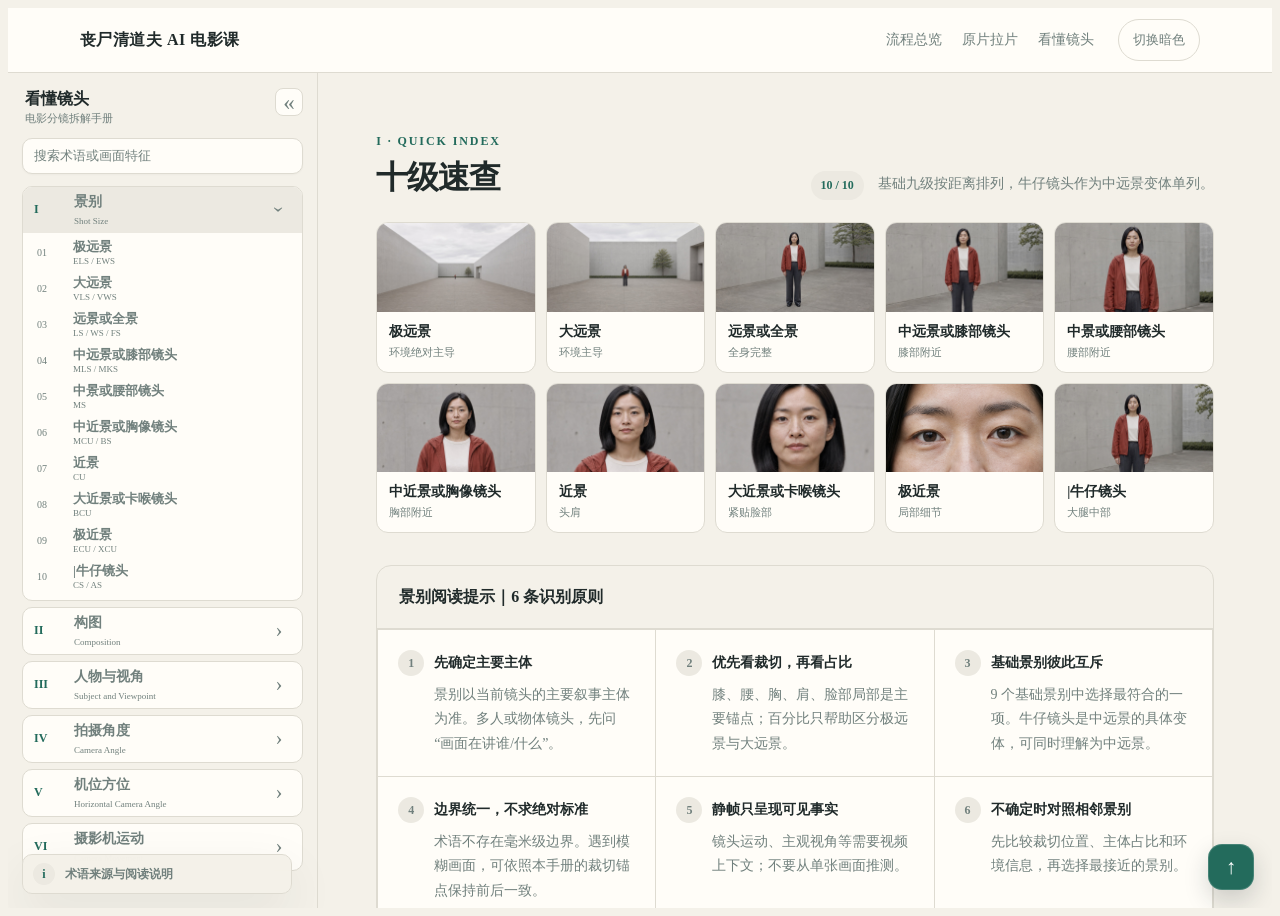
<file: lens-guide.html>
<!doctype html>
<html lang="zh-CN">
<head>
  <meta charset="utf-8">
  <meta name="viewport" content="width=device-width, initial-scale=1">
  <meta name="description" content="本地授权集成的 ShotLab 看懂镜头手册：景别、构图、视角、角度、机位和摄影机运动。">
  <title>看懂镜头｜丧尸清道夫 AI 电影课</title>
  <link rel="stylesheet" href="./book.css?v=16">
  <style>
    body { min-height:100vh; display:grid; grid-template-rows:auto minmax(0,1fr); }
    .shotlab-frame-wrap { width:100%; min-height:0; background:var(--book-paper); }
    .shotlab-frame { display:block; width:100%; height:100%; border:0; }
    .shotlab-fallback { display:none; width:min(720px,calc(100% - 40px)); margin:70px auto; color:var(--book-muted); }
  </style>
</head>
<body>
  <header class="plain-header"><div class="plain-header-inner">
    <a class="plain-brand" href="./">丧尸清道夫 AI 电影课</a>
    <nav><a href="./seedance-workflow.html">流程总览</a><a href="./course.html?doc=zombie-scavenger-shot-analysis.md">原片拉片</a><a href="./lens-guide.html">看懂镜头</a><button class="theme-toggle" data-theme-toggle type="button">切换暗色</button></nav>
  </div></header>
  <div class="shotlab-frame-wrap" id="shotlab-wrap">
    <iframe class="shotlab-frame" id="shotlab-frame" src="./shotlab-guide/" title="ShotLab 看懂镜头授权集成手册" loading="eager"></iframe>
    <div class="shotlab-fallback" id="shotlab-fallback"><h2>无法载入镜头手册</h2><p>请尝试刷新页面，或直接访问 <a href="https://shotlab.cc/guide/" target="_blank" rel="noopener noreferrer">ShotLab 官方看懂镜头手册</a>。</p></div>
  </div>
  <script src="./theme.js?v=4"></script>
  <script>
    var frame = document.getElementById('shotlab-frame');
    var fallback = document.getElementById('shotlab-fallback');
    var timer = setTimeout(function () { frame.hidden = true; fallback.style.display = 'block'; }, 12000);
    frame.addEventListener('load', function () { clearTimeout(timer); });
    frame.addEventListener('error', function () { clearTimeout(timer); frame.hidden = true; fallback.style.display = 'block'; });
  </script>
</body>
</html>
</file>
<file: book.css>
:root {
  --book-ink: #202a2a;
  --book-muted: #71807d;
  --book-paper: #f4f1e9;
  --book-page: #fffdf8;
  --book-line: #dedbd1;
  --book-green: #236b5c;
  --book-green-soft: #ece9e1;
  --book-rust: #b75d38;
  --book-shadow: 0 18px 50px rgba(38, 50, 46, .08);
}
body.dark-theme {
  --book-ink: #f2eee6;
  --book-muted: #bdbab2;
  --book-paper: #202124;
  --book-page: #292a2e;
  --book-line: #4a4b50;
  --book-green: #9bc4b2;
  --book-green-soft: #34363a;
  --book-rust: #e6a17f;
  --text-color: #f2eee6;
  --muted-color: #bdbab2;
  --card-bg: #292a2e;
  --prompt-bg: #303136;
  --border-color: #4a4b50;
  --bg-color: #202124;
  --card-hover: #36373b;
  --accent-color: #9bc4b2;
  --tag-color: #e6a17f;
  --prompt-border: #9bc4b2;
  --book-shadow: 0 18px 50px rgba(0, 0, 0, .2);
}

html { scroll-behavior: smooth; overflow-x: hidden; }
article h2, article h3 { scroll-margin-top: 92px; }
body {
  background: var(--book-paper) !important;
  color: var(--book-ink) !important;
  font-family: "Noto Serif SC", "Songti SC", "STSong", "SimSun", serif !important;
  line-height: 1.95 !important;
  overflow-x: hidden;
  overflow-wrap: anywhere;
}
body.dark-theme .book-topbar,
body.dark-theme .site-header,
body.dark-theme .topbar,
body.dark-theme .course-head,
body.dark-theme .hero,
body.dark-theme .book-hero { background: var(--book-page) !important; }
body.dark-theme .book-card,
body.dark-theme .book-article,
body.dark-theme article { background: transparent !important; }
body.dark-theme .book-article code,
body.dark-theme article code { background: transparent !important; color: #f2c4a5 !important; }
body.dark-theme .book-article a,
body.dark-theme article a,
body.dark-theme .home-doc-links a { color: var(--book-green) !important; }
body.dark-theme .book-article th,
body.dark-theme article th { background: var(--book-green-soft) !important; color: var(--book-ink) !important; }
body.dark-theme .book-article td,
body.dark-theme article td { color: var(--book-ink) !important; }
body.dark-theme .prompt-description { color: var(--book-muted) !important; }
body.dark-theme .prompt-tag { color: var(--book-rust) !important; }

.book-topbar,
.site-header,
.topbar {
  background: rgba(255, 253, 248, .94) !important;
  border-bottom: 1px solid var(--book-line) !important;
  backdrop-filter: blur(12px);
}
.book-topbar-inner,
.site-header-inner,
.topbar-inner {
  width: min(1180px, calc(100% - 48px)) !important;
  min-height: 72px !important;
  margin: 0 auto !important;
}
.book-brand,
.site-brand,
.brand { color: var(--book-ink) !important; font-weight: 700 !important; letter-spacing: .04em !important; }
.book-nav,
nav { gap: 20px !important; }
.book-nav a,
.site-back,
.top-link,
nav a { color: var(--book-muted) !important; text-decoration: none !important; }
.book-nav a:hover,
.site-back:hover,
.top-link:hover,
nav a:hover { color: var(--book-green) !important; }
.theme-toggle { border:1px solid var(--book-line); background:transparent; color:var(--book-muted); padding:7px 12px; border-radius:4px; font:inherit; font-size:13px; cursor:pointer; }
.theme-toggle:hover { color:var(--book-green); border-color:var(--book-green); }
.theme-toggle { min-width:78px; margin-left:6px; padding:7px 14px; border-radius:999px; white-space:nowrap; text-align:center; }
.plain-header .theme-toggle { margin-left:4px; }
.official-video { border-bottom:1px solid var(--book-line); }
.official-video-inner { width:min(920px,calc(100% - 48px)); margin:0 auto; padding:34px 0; }
.official-video-frame { width:100%; aspect-ratio:21/9; background:#111; }
.official-video-frame iframe { display:block; width:100%; height:100%; }
.official-video p { margin:10px 0 0; color:var(--book-muted); font-size:13px; }
.official-video a { color:var(--book-green); }
.shot-analysis-frame { margin:20px 0 28px; }
.shot-analysis-frame a { display:block; width:min(100%,640px); }
.shot-analysis-frame img { display:block; width:100%; max-width:640px; aspect-ratio:2.33/1; object-fit:cover; border:1px solid var(--book-line); }
.shot-analysis-frame figcaption { margin-top:7px; color:var(--book-muted); font-size:12px; }
.shot-analysis-table th:first-child,
.shot-analysis-table td:first-child { width:44px; }
.shot-analysis-table th:nth-child(2),
.shot-analysis-table td:nth-child(2) { width:112px; }
.shot-row-image { display:block; width:100%; max-width:640px; margin:0 0 10px; aspect-ratio:2.33/1; object-fit:cover; border:1px solid var(--book-line); background:#111; }
.shot-row-link { display:block; max-width:640px; margin-bottom:10px; color:var(--book-muted) !important; text-decoration:none; }
.shot-row-link:hover .shot-row-image { border-color:var(--book-green); }
.shot-row-hint { display:block; margin-top:-3px; font-size:11px; color:var(--book-muted); }
.shot-prompts { margin-top:14px; border-top:1px dashed var(--book-line); }
.shot-prompts summary { padding:10px 0; color:var(--book-green); font-size:13px; cursor:pointer; }
.shot-prompts-body { padding:4px 0 8px; }
.shot-prompts-body strong { color:var(--book-ink); font-size:13px; }
.shot-copy-button { float:right; border:1px solid var(--book-line); border-radius:999px; background:transparent; color:var(--book-muted); padding:3px 10px; font:inherit; font-size:11px; cursor:pointer; }
.shot-copy-button:hover { border-color:var(--book-green); color:var(--book-green); }
.shot-prompt-text { margin:6px 0 16px !important; color:var(--book-muted); font-size:13px; line-height:1.8; }

.book-hero,
.course-head,
.hero {
  background: var(--book-paper) !important;
  border-bottom: 1px solid var(--book-line) !important;
}
.book-hero-inner,
.course-head > main,
.hero-grid { width: min(1080px, calc(100% - 48px)) !important; margin: 0 auto !important; }
.home-hero-grid { display:grid; grid-template-columns:minmax(0,1fr) 300px; gap:72px; align-items:end; }
.home-hero-note { padding:22px 0 0 22px; border-left:3px solid var(--book-green); color:var(--book-muted); }
.home-hero-note span { display:block; margin-bottom:10px; color:var(--book-rust); font-size:13px; letter-spacing:.1em; }
.home-hero-note strong { display:block; color:var(--book-ink); font-family:"Noto Serif SC","Songti SC",serif; font-size:20px; line-height:1.6; }
.home-hero-note p { margin:6px 0 0; font-size:14px; }
.book-kicker,
.eyebrow { color: var(--book-rust) !important; letter-spacing: .16em !important; }
.book-title,
.course-head h1,
.hero h1 { color: var(--book-ink) !important; font-family: "Noto Serif SC", "Songti SC", serif !important; font-weight: 700 !important; letter-spacing: .02em !important; line-height: 1.35 !important; }
.book-lead,
.course-head .lead,
.hero-copy { color: var(--book-muted) !important; line-height: 2 !important; }

.book-layout,
.layout {
  width: min(1080px, calc(100% - 48px)) !important;
  margin: 0 auto !important;
  grid-template-columns: 190px minmax(0, 760px) !important;
  gap: 64px !important;
  padding: 52px 0 88px !important;
}
.book-toc,
aside { position: sticky !important; top: 90px !important; align-self: start !important; }
.book-toc h2,
aside h2 { color: var(--book-ink) !important; font-size: 14px !important; letter-spacing: .08em !important; }
.book-toc a,
aside a { display: block !important; padding: 4px 0 !important; color: var(--book-muted) !important; font-size: 13px !important; line-height: 1.7 !important; text-decoration: none !important; }
.book-toc a:hover,
aside a:hover { color: var(--book-green) !important; }

.book-article,
article {
  min-width: 0 !important;
  background: transparent !important;
  padding: 0 0 76px !important;
  box-shadow: none !important;
  border: 0 !important;
}
.book-article h2,
article h2 { margin: 52px 0 18px !important; padding-top: 24px !important; border-top: 1px solid var(--book-line) !important; color: var(--book-ink) !important; font-family: "Noto Serif SC", "Songti SC", serif !important; font-size: 27px !important; line-height: 1.55 !important; }
.book-article h3,
article h3 { margin: 34px 0 12px !important; color: var(--book-green) !important; font-size: 21px !important; line-height: 1.6 !important; }
.book-article h4,
article h4 { color: var(--book-ink) !important; font-size: 17px !important; }
.book-article p,
article p { margin: 1em 0 !important; }
.book-article blockquote,
article blockquote { background: var(--book-green-soft) !important; border-left: 3px solid var(--book-green) !important; color: #4f625d !important; }
.book-article pre,
article pre { background: #2b2d31 !important; border-left: 4px solid var(--book-rust) !important; border-radius: 3px !important; font-family: "Noto Sans Mono", "SFMono-Regular", monospace !important; line-height: 1.8 !important; }
article pre { overflow: hidden !important; white-space: pre-wrap !important; overflow-wrap: anywhere !important; word-break: break-word !important; }
.book-article code,
article code { background: #f0eee6 !important; color: #76503b; }
.book-article pre code,
article pre code { background: transparent !important; color: #f0f5f1 !important; }
.book-article table,
article table { border-color: var(--book-line) !important; }
.book-article th,
.book-article td,
article th,
article td { border-color: var(--book-line) !important; }
article table { table-layout: fixed !important; overflow-wrap: anywhere !important; word-break: break-word !important; }
article th, article td { overflow-wrap: anywhere !important; word-break: break-word !important; }
.book-article th,
article th { background: var(--book-green-soft) !important; }

.book-shelf { width: min(1080px, calc(100% - 48px)); margin: 0 auto; padding: 70px 0 100px; }
.book-shelf-intro { margin-bottom: 28px; }
.book-shelf-intro span { display:block; margin-bottom:6px; color:var(--book-rust); font-size:13px; letter-spacing:.12em; }
.book-shelf-intro strong { display:block; color:var(--book-ink); font-family:"Noto Serif SC","Songti SC",serif; font-size:26px; font-weight:700; }
.book-shelf-intro p { max-width:650px; margin:6px 0 0; color:var(--book-muted); }
.book-shelf-grid { display: grid; grid-template-columns: repeat(2, minmax(0, 1fr)); gap: 22px; }
.book-card { display: flex; flex-direction: column; min-height: 310px; padding: 30px; background: var(--book-page); border: 1px solid var(--book-line); box-shadow: var(--book-shadow); text-decoration: none; color: var(--book-ink); }
.book-card:hover { border-color: var(--book-green); transform: translateY(-2px); transition: .2s ease; }
.book-card .number { color: var(--book-rust); font-size: 13px; letter-spacing: .12em; }
.book-card h2 { margin: 26px 0 10px; font-family: "Noto Serif SC", "Songti SC", serif; font-size: 28px; line-height: 1.45; }
.book-card p { margin: 0; color: var(--book-muted); line-height: 1.9; }
.book-card .read { margin-top: auto; padding-top: 26px; color: var(--book-green); font-size: 14px; }
.book-shelf-note { margin-top: 42px; padding-top: 22px; border-top: 1px solid var(--book-line); color: var(--book-muted); }
.book-shelf-note h2 { margin: 0 0 8px; color: var(--book-ink); font-size: 20px; }
.book-shelf-note p { margin: 0; }
.home-image-strip { display:grid; grid-template-columns:repeat(3,1fr); gap:14px; margin-top:52px; padding-top:28px; border-top:1px solid var(--book-line); }
.home-image-strip figure { margin:0; }
.home-image-strip img { display:block; width:100%; aspect-ratio:4/3; object-fit:cover; filter:saturate(.82); }
.home-image-strip figcaption { padding-top:8px; color:var(--book-muted); font-size:13px; }

/* Plain Chinese course index: directory first, decoration second. */
.plain-header { background:var(--book-page) !important; border-bottom:1px solid var(--book-line) !important; }
.plain-header-inner { width:min(1120px,calc(100% - 48px)); min-height:64px; margin:0 auto; display:flex; align-items:center; justify-content:space-between; gap:24px; }
.plain-brand { color:var(--book-ink); font-weight:700; text-decoration:none; letter-spacing:.03em; }
.plain-header nav { display:flex; align-items:center; gap:20px; }
.plain-header nav a { color:var(--book-muted); font-size:14px; text-decoration:none; }
.plain-header nav a:hover { color:var(--book-green); }
.home-doc { width:min(920px,calc(100% - 48px)); margin:0 auto; padding:78px 0 96px; }
.home-doc-head { max-width:720px; padding-bottom:34px; border-bottom:1px solid var(--book-line); }
.home-doc-label { margin:0 0 16px; color:var(--book-rust); font-size:13px; letter-spacing:.12em; }
.home-doc-head h1 { margin:0; color:var(--book-ink); font-family:"Noto Serif SC","Songti SC",serif; font-size:clamp(38px,5vw,58px); font-weight:700; line-height:1.35; letter-spacing:0; }
.home-doc-head p:last-child { max-width:620px; margin:16px 0 0; color:var(--book-muted); font-size:18px; line-height:2; }
.home-doc-index { display:grid; grid-template-columns:repeat(3,1fr); max-width:720px; padding:25px 0 30px; border-bottom:1px solid var(--book-line); }
.home-doc-index div { padding-right:24px; border-right:1px solid var(--book-line); }
.home-doc-index div + div { padding-left:24px; }
.home-doc-index div:last-child { border-right:0; }
.home-doc-index span { display:block; color:var(--book-muted); font-size:13px; }
.home-doc-index strong { display:block; margin-top:4px; color:var(--book-ink); font-family:"Noto Serif SC","Songti SC",serif; font-size:18px; font-weight:700; }
.home-doc-courses, .home-doc-links { max-width:820px; margin-top:48px; }
.home-doc-courses h2, .home-doc-links h2 { margin:0 0 14px; color:var(--book-ink); font-family:"Noto Serif SC","Songti SC",serif; font-size:23px; font-weight:700; }
.course-row { display:grid; grid-template-columns:56px minmax(0,1fr) 100px; gap:20px; align-items:center; padding:22px 0; border-top:1px solid var(--book-line); color:var(--book-ink); text-decoration:none; }
.course-row:last-child { border-bottom:1px solid var(--book-line); }
.course-row:hover .course-info strong, .course-row:hover .course-arrow { color:var(--book-green); }
.course-no { color:var(--book-rust); font-family:ui-monospace,monospace; font-size:14px; }
.course-info strong { display:block; font-family:"Noto Serif SC","Songti SC",serif; font-size:20px; line-height:1.5; }
.course-info small { display:block; margin-top:4px; color:var(--book-muted); font-size:14px; line-height:1.7; }
.course-arrow { color:var(--book-muted); font-size:13px; text-align:right; white-space:nowrap; }
.home-doc-links a { display:block; padding:10px 0; border-top:1px solid var(--book-line); color:var(--book-green); font-size:14px; text-decoration:none; }
.home-doc-links a:last-child { border-bottom:1px solid var(--book-line); }
body.dark-theme .plain-header { background:var(--book-page) !important; }

@media (max-width: 800px) {
  .plain-header-inner, .home-doc { width:min(100% - 28px,920px); }
  .plain-header-inner { min-height:60px; align-items:flex-start; padding:14px 0; }
  .plain-header nav { gap:8px 12px; flex-wrap:wrap; justify-content:flex-end; }
  .home-doc { padding:48px 0 70px; }
  .home-doc-index { grid-template-columns:1fr; gap:14px; }
  .home-doc-index div, .home-doc-index div + div { padding:0 0 12px; border-right:0; border-bottom:1px solid var(--book-line); }
  .home-doc-index div:last-child { padding-bottom:0; border-bottom:0; }
  .course-row { grid-template-columns:38px minmax(0,1fr); gap:12px; }
  .course-arrow { grid-column:2; text-align:left; }
}

/* The image gallery is a working reference library inside the same book. */
.container { max-width:1080px !important; margin:0 auto !important; padding:54px 24px 80px !important; }
.container h1 { max-width:780px !important; margin:0 0 12px !important; padding:0 !important; border:0 !important; text-align:left !important; color:var(--book-ink) !important; font-family:"Noto Serif SC","Songti SC",serif !important; font-size:clamp(34px,5vw,58px) !important; line-height:1.35 !important; }
.container .intro { max-width:760px !important; margin:0 0 36px !important; color:var(--book-muted) !important; font-size:18px !important; }
.container .category { margin:0 0 48px !important; padding:0 0 34px !important; background:transparent !important; border-bottom:1px solid var(--book-line) !important; box-shadow:none !important; }
.container .category-title { margin:0 0 22px !important; padding:0 0 10px !important; color:var(--book-ink) !important; border-bottom:2px solid var(--book-green) !important; font-family:"Noto Serif SC","Songti SC",serif !important; font-size:24px !important; line-height:1.5 !important; }
.container .prompt-grid { grid-template-columns:repeat(auto-fit,minmax(270px,1fr)) !important; gap:16px !important; }
.container .prompt-card { background:var(--book-page) !important; border:1px solid var(--book-line) !important; border-left:4px solid var(--book-green) !important; border-radius:4px !important; box-shadow:none !important; }
.container .prompt-card:hover { border-color:var(--book-green) !important; }
.container .prompt-tag { color:var(--book-rust) !important; font-weight:700 !important; }
.container .prompt-description { color:var(--book-muted) !important; }
.container .prompt-image { border-radius:3px !important; }

footer { background: transparent !important; border-top: 1px solid var(--book-line) !important; color: var(--book-muted) !important; }

@media (max-width: 800px) {
  .book-topbar-inner, .site-header-inner, .topbar-inner, .book-hero-inner, .course-head > main, .hero-grid, .book-layout, .layout, .book-shelf { width: min(100% - 28px, 1080px) !important; }
  .book-layout, .layout { display: block !important; }
  .book-toc, aside { display: none !important; }
  .book-article, article { padding: 0 0 52px !important; box-shadow: none !important; }
  .book-shelf-grid { grid-template-columns: 1fr; }
  .book-card { min-height: 260px; padding: 24px; }
  .home-hero-grid { grid-template-columns:1fr; gap:28px; }
  .home-hero-note { padding:16px 0 0; border-top:3px solid var(--book-green); border-left:0; }
  .home-image-strip { grid-template-columns:1fr; gap:22px; }
  .theme-toggle { padding:6px 9px; }
  .official-video-inner { width:min(100% - 28px,920px); padding:22px 0; }
  .official-video-frame { aspect-ratio:16/9; }
  .shot-analysis-table th:first-child,
  .shot-analysis-table td:first-child { width:32px; }
  .shot-analysis-table th:nth-child(2),
  .shot-analysis-table td:nth-child(2) { width:74px; }
}

@media (max-width: 640px) {
  .shot-analysis-table,
  .shot-analysis-table tbody,
  .shot-analysis-table tr,
  .shot-analysis-table td { display:block; width:100% !important; }
  .shot-analysis-table thead { display:none; }
  .shot-analysis-table { border:0 !important; }
  .shot-analysis-table tr { margin:0 0 24px; padding:16px 0 18px; border-top:1px solid var(--book-line); }
  .shot-analysis-table td { padding:5px 0 !important; border:0 !important; }
  .shot-analysis-table td:first-child { color:var(--book-rust); font-family:ui-monospace,monospace; font-weight:700; }
  .shot-analysis-table td:first-child::before { content:'镜头 '; }
  .shot-analysis-table td:nth-child(2) { color:var(--book-muted); font-size:13px; }
  .shot-analysis-table td:nth-child(2)::before { content:'时间：'; }
  .shot-analysis-table td:nth-child(3)::before { content:'画面与摄影'; display:block; margin-bottom:7px; color:var(--book-ink); font-weight:700; }
  .shot-analysis-table td:nth-child(4)::before { content:'声画与叙事作用'; display:block; margin:8px 0 3px; color:var(--book-ink); font-weight:700; }
  .shot-row-link,
  .shot-row-image { max-width:none; }
}
</file>
